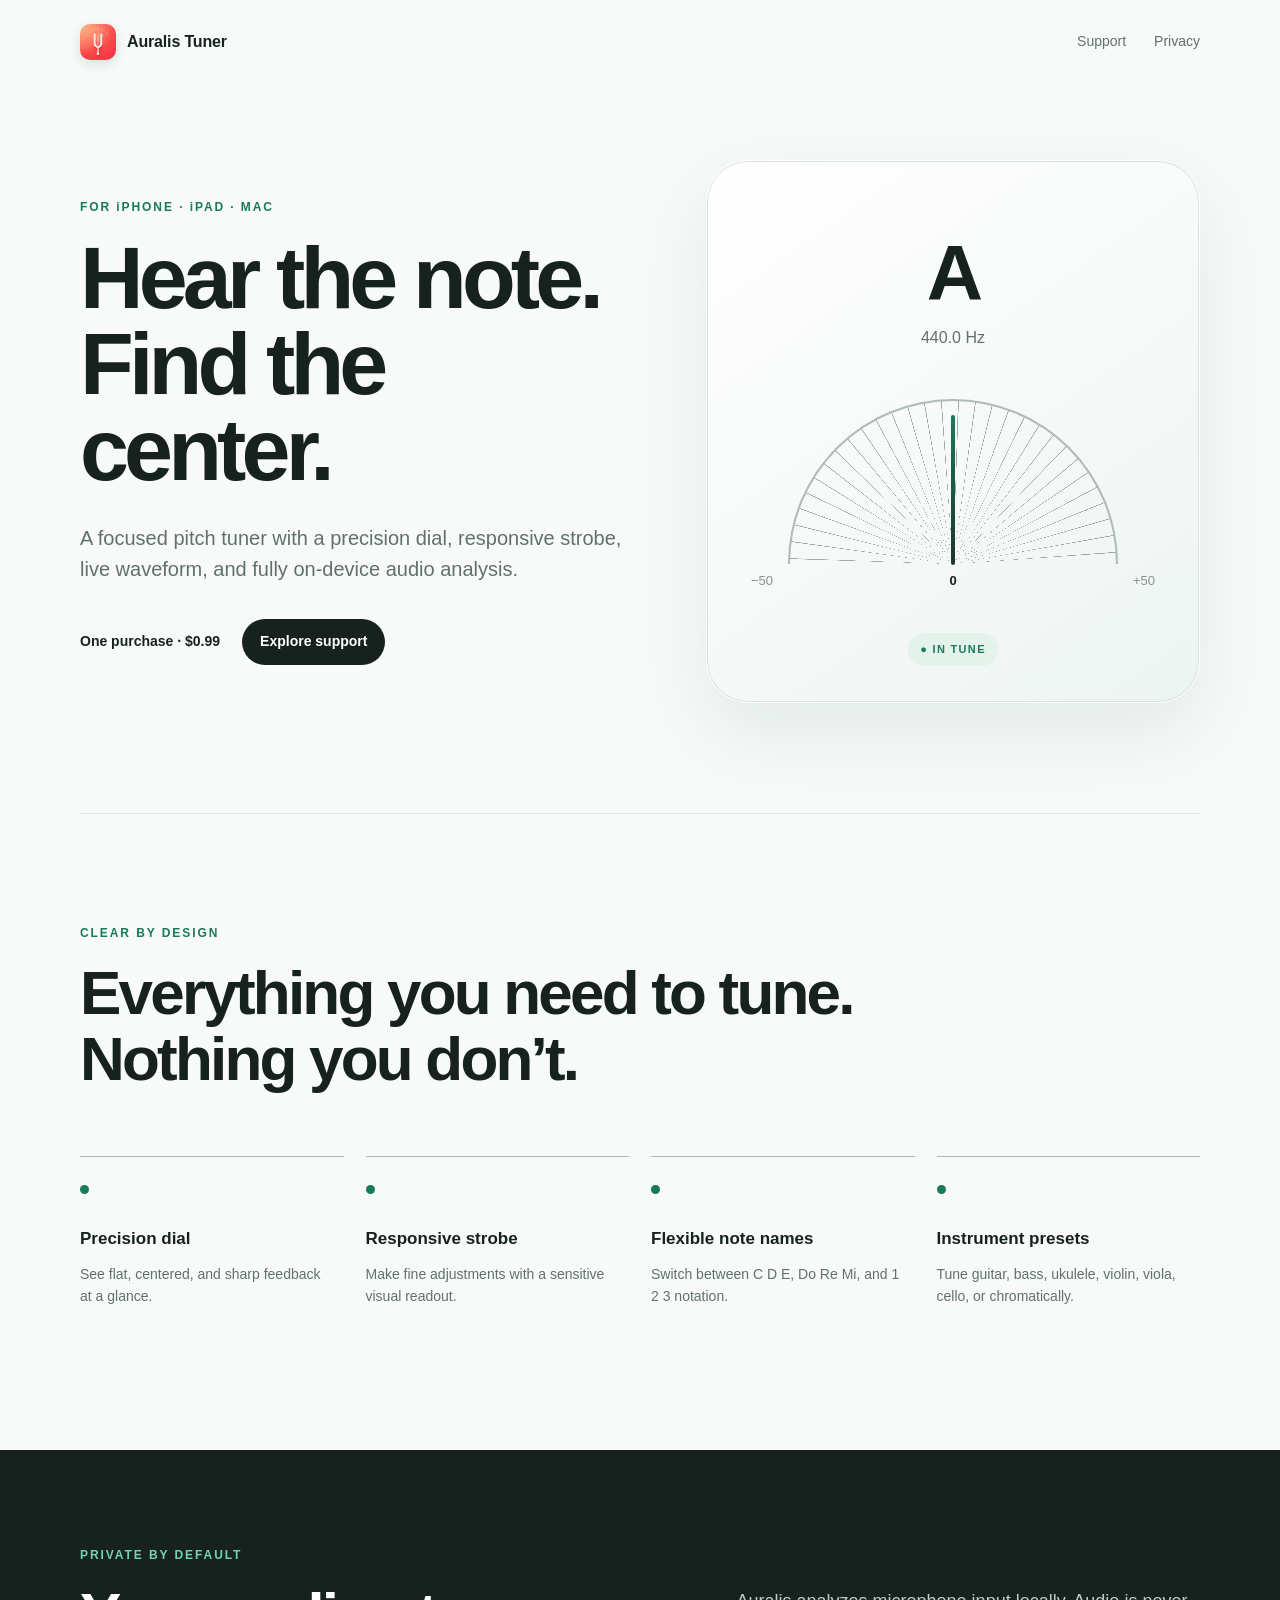
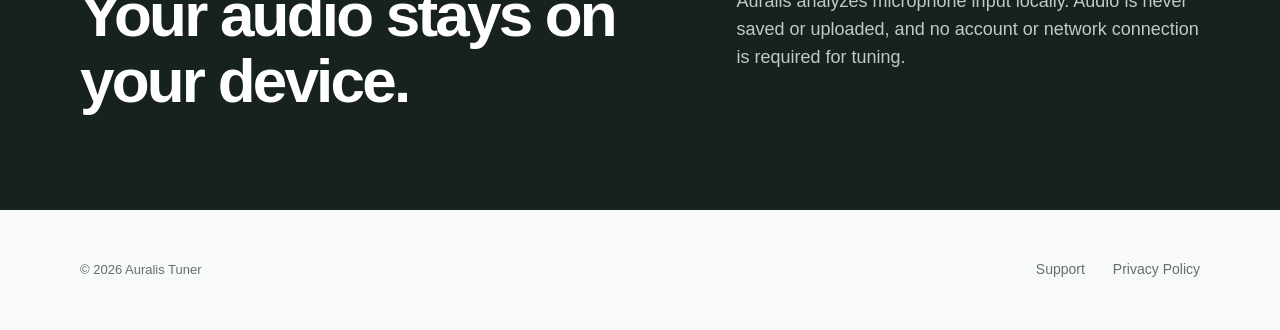
<file: docs/index.html>
<!doctype html>
<html lang="en">
<head>
  <meta charset="utf-8">
  <meta name="viewport" content="width=device-width, initial-scale=1">
  <meta name="theme-color" content="#f7faf8">
  <meta name="robots" content="index, follow">
  <title>Auralis Tuner — Precision Tuning for iPhone, iPad, and Mac</title>
  <meta name="description" content="A focused pitch tuner for iPhone, iPad, and Mac with a precision dial, responsive strobe, live waveform, and on-device audio analysis.">
  <link rel="canonical" href="https://auralis-tuner.github.io/auralis-tuner-site/">
  <meta property="og:type" content="website">
  <meta property="og:site_name" content="Auralis Tuner">
  <meta property="og:locale" content="en_US">
  <meta property="og:title" content="Auralis Tuner — Hear the note. Find the center.">
  <meta property="og:description" content="Precision tuning for iPhone, iPad, and Mac, with private on-device audio analysis.">
  <meta property="og:url" content="https://auralis-tuner.github.io/auralis-tuner-site/">
  <meta property="og:image" content="https://auralis-tuner.github.io/auralis-tuner-site/assets/app-icon.png">
  <meta property="og:image:width" content="1024">
  <meta property="og:image:height" content="1024">
  <meta property="og:image:alt" content="Auralis Tuner app icon">
  <meta name="twitter:card" content="summary">
  <meta name="twitter:title" content="Auralis Tuner">
  <meta name="twitter:description" content="Precision tuning for iPhone, iPad, and Mac.">
  <meta name="twitter:image" content="https://auralis-tuner.github.io/auralis-tuner-site/assets/app-icon.png">
  <link rel="icon" href="./assets/app-icon.png" type="image/png">
  <link rel="apple-touch-icon" href="./assets/app-icon.png">
  <link rel="stylesheet" href="./assets/site.css">
</head>
<body>
  <a class="skipLink" href="#main-content">Skip to content</a>
  <header>
    <nav class="nav shell" aria-label="Primary navigation">
      <a class="brand" href="./" aria-current="page">
        <img src="./assets/app-icon.png" alt="" width="36" height="36">
        <span>Auralis Tuner</span>
      </a>
      <div class="navLinks">
        <a href="./support/">Support</a>
        <a href="./privacy/">Privacy</a>
      </div>
    </nav>
  </header>

  <main id="main-content">
    <section class="hero shell">
      <div class="heroCopy">
        <p class="eyebrow">FOR iPHONE · iPAD · MAC</p>
        <h1>Hear the note.<br>Find the center.</h1>
        <p class="lead">A focused pitch tuner with a precision dial, responsive strobe, live waveform, and fully on-device audio analysis.</p>
        <div class="actions">
          <span class="price">One purchase · $0.99</span>
          <a class="button" href="./support/">Explore support</a>
        </div>
      </div>
      <div class="dialCard" role="img" aria-label="Auralis precision dial centered on A at 440 hertz">
        <div class="note">A</div>
        <div class="frequency">440.0 Hz</div>
        <div class="arc"><span class="needle"></span></div>
        <div class="scale"><span>−50</span><strong>0</strong><span>+50</span></div>
        <div class="centered">● IN TUNE</div>
      </div>
    </section>

    <section class="featureSection shell" aria-labelledby="features-title">
      <p class="eyebrow">CLEAR BY DESIGN</p>
      <h2 id="features-title">Everything you need to tune.<br>Nothing you don’t.</h2>
      <div class="featureGrid">
        <article class="feature"><span class="featureMark"></span><h3>Precision dial</h3><p>See flat, centered, and sharp feedback at a glance.</p></article>
        <article class="feature"><span class="featureMark"></span><h3>Responsive strobe</h3><p>Make fine adjustments with a sensitive visual readout.</p></article>
        <article class="feature"><span class="featureMark"></span><h3>Flexible note names</h3><p>Switch between C D E, Do Re Mi, and 1 2 3 notation.</p></article>
        <article class="feature"><span class="featureMark"></span><h3>Instrument presets</h3><p>Tune guitar, bass, ukulele, violin, viola, cello, or chromatically.</p></article>
      </div>
    </section>

    <section class="privacyStrip" aria-labelledby="privacy-title">
      <div class="shell privacyInner">
        <div><p class="eyebrow">PRIVATE BY DEFAULT</p><h2 id="privacy-title">Your audio stays on your device.</h2></div>
        <p>Auralis analyzes microphone input locally. Audio is never saved or uploaded, and no account or network connection is required for tuning.</p>
      </div>
    </section>
  </main>

  <footer class="footer shell">
    <span>© 2026 Auralis Tuner</span>
    <div><a href="./support/">Support</a><a href="./privacy/">Privacy Policy</a></div>
  </footer>
</body>
</html>
</file>
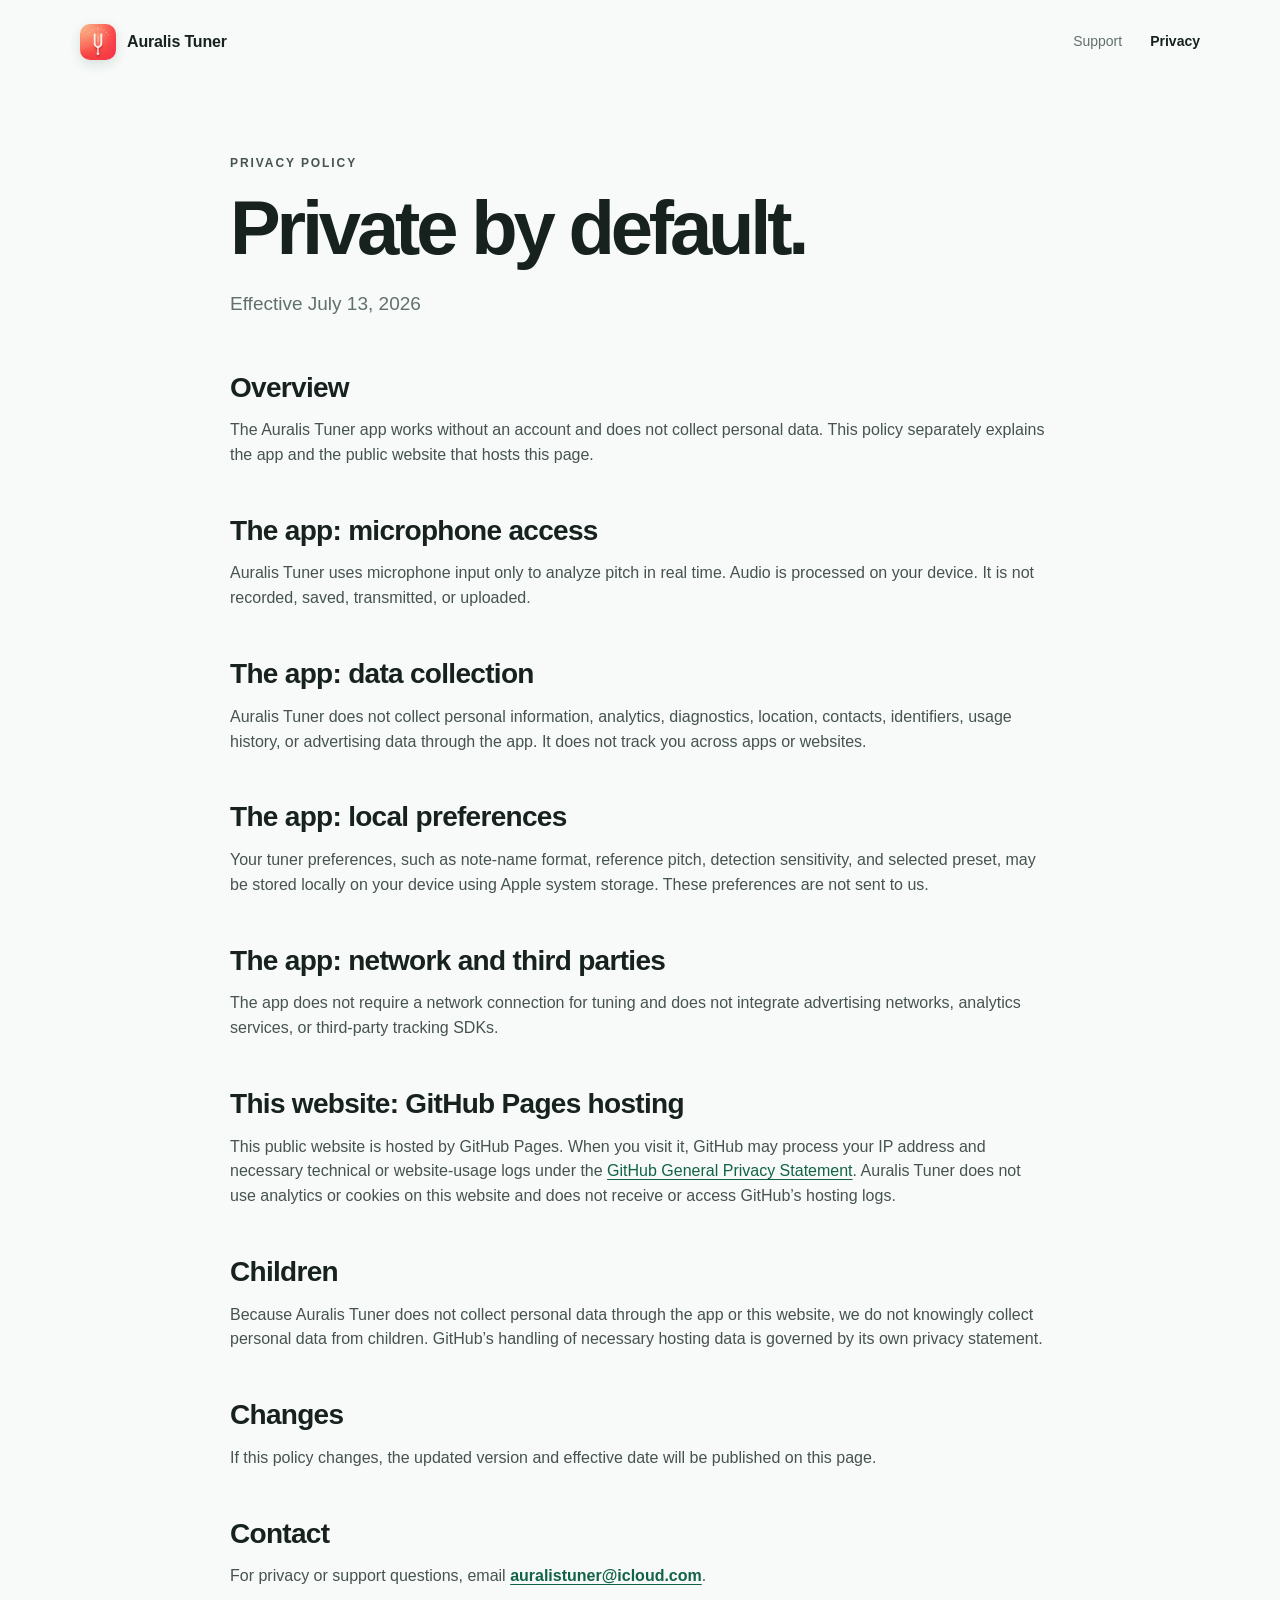
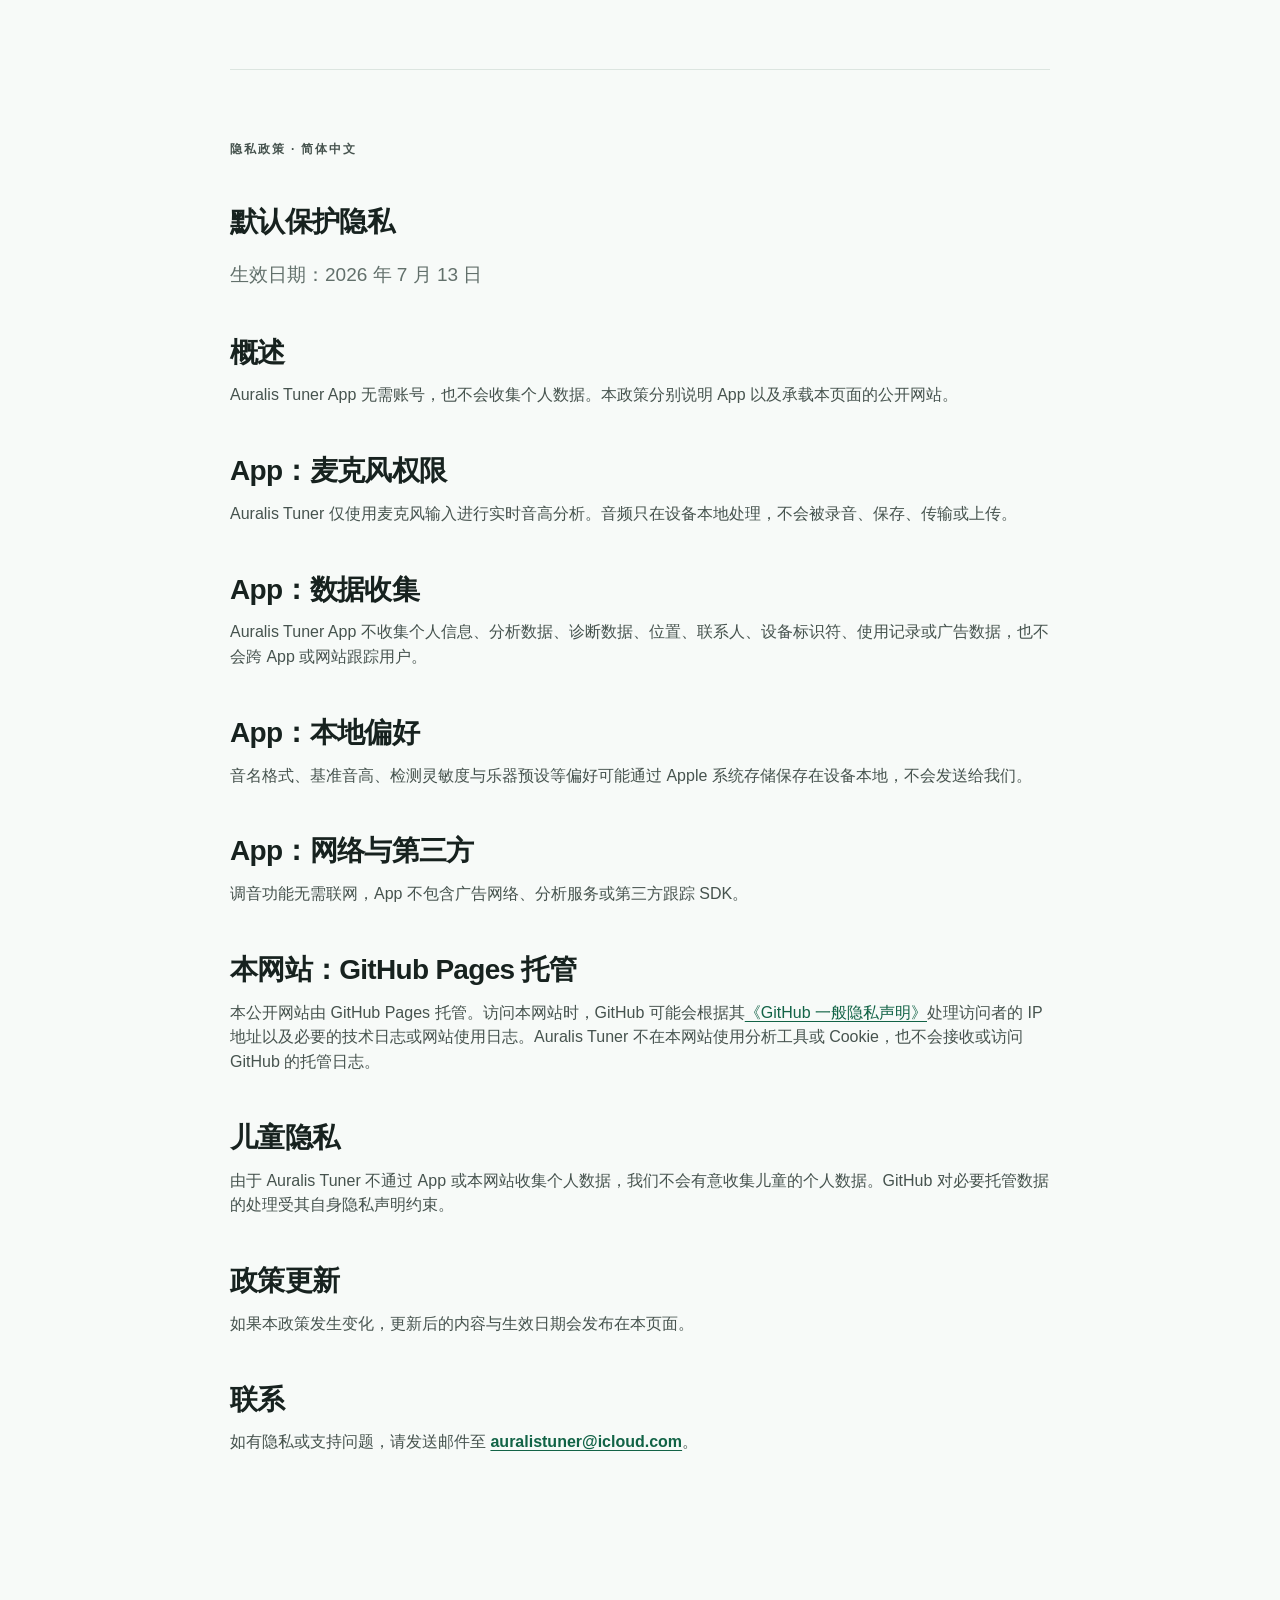
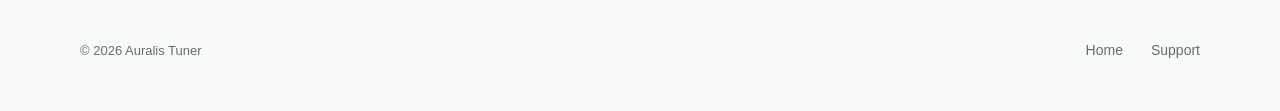
<file: docs/privacy/index.html>
<!doctype html>
<html lang="en">
<head>
  <meta charset="utf-8">
  <meta name="viewport" content="width=device-width, initial-scale=1">
  <meta name="theme-color" content="#f7faf8">
  <meta name="robots" content="index, follow">
  <title>Privacy Policy · Auralis Tuner</title>
  <meta name="description" content="Privacy policy for the Auralis Tuner app and its public support website, in English and Simplified Chinese.">
  <link rel="canonical" href="https://auralis-tuner.github.io/auralis-tuner-site/privacy/">
  <meta property="og:type" content="website">
  <meta property="og:site_name" content="Auralis Tuner">
  <meta property="og:locale" content="en_US">
  <meta property="og:title" content="Privacy Policy · Auralis Tuner">
  <meta property="og:description" content="Auralis Tuner processes microphone audio on your device and does not collect personal data through the app.">
  <meta property="og:url" content="https://auralis-tuner.github.io/auralis-tuner-site/privacy/">
  <meta property="og:image" content="https://auralis-tuner.github.io/auralis-tuner-site/assets/app-icon.png">
  <meta property="og:image:width" content="1024">
  <meta property="og:image:height" content="1024">
  <meta property="og:image:alt" content="Auralis Tuner app icon">
  <meta name="twitter:card" content="summary">
  <meta name="twitter:title" content="Privacy Policy · Auralis Tuner">
  <meta name="twitter:description" content="Privacy details for the Auralis Tuner app and website.">
  <meta name="twitter:image" content="https://auralis-tuner.github.io/auralis-tuner-site/assets/app-icon.png">
  <link rel="icon" href="../assets/app-icon.png" type="image/png">
  <link rel="apple-touch-icon" href="../assets/app-icon.png">
  <link rel="stylesheet" href="../assets/site.css">
</head>
<body>
  <a class="skipLink" href="#main-content">Skip to content</a>
  <header>
    <nav class="nav shell" aria-label="Primary navigation">
      <a class="brand" href="../"><img src="../assets/app-icon.png" alt="" width="36" height="36"><span>Auralis Tuner</span></a>
      <div class="navLinks"><a href="../support/">Support</a><a href="../privacy/" aria-current="page">Privacy</a></div>
    </nav>
  </header>

  <main id="main-content">
    <article class="article shell">
      <p class="eyebrow">PRIVACY POLICY</p>
      <h1>Private by default.</h1>
      <p class="intro">Effective July 13, 2026</p>

      <h2>Overview</h2>
      <p>The Auralis Tuner app works without an account and does not collect personal data. This policy separately explains the app and the public website that hosts this page.</p>

      <h2>The app: microphone access</h2>
      <p>Auralis Tuner uses microphone input only to analyze pitch in real time. Audio is processed on your device. It is not recorded, saved, transmitted, or uploaded.</p>

      <h2>The app: data collection</h2>
      <p>Auralis Tuner does not collect personal information, analytics, diagnostics, location, contacts, identifiers, usage history, or advertising data through the app. It does not track you across apps or websites.</p>

      <h2>The app: local preferences</h2>
      <p>Your tuner preferences, such as note-name format, reference pitch, detection sensitivity, and selected preset, may be stored locally on your device using Apple system storage. These preferences are not sent to us.</p>

      <h2>The app: network and third parties</h2>
      <p>The app does not require a network connection for tuning and does not integrate advertising networks, analytics services, or third-party tracking SDKs.</p>

      <h2>This website: GitHub Pages hosting</h2>
      <p>This public website is hosted by GitHub Pages. When you visit it, GitHub may process your IP address and necessary technical or website-usage logs under the <a class="textLink" href="https://docs.github.com/en/site-policy/privacy-policies/github-general-privacy-statement" rel="noopener noreferrer">GitHub General Privacy Statement</a>. Auralis Tuner does not use analytics or cookies on this website and does not receive or access GitHub’s hosting logs.</p>

      <h2>Children</h2>
      <p>Because Auralis Tuner does not collect personal data through the app or this website, we do not knowingly collect personal data from children. GitHub’s handling of necessary hosting data is governed by its own privacy statement.</p>

      <h2>Changes</h2>
      <p>If this policy changes, the updated version and effective date will be published on this page.</p>

      <h2>Contact</h2>
      <p>For privacy or support questions, email <a href="mailto:auralistuner@icloud.com"><strong>auralistuner@icloud.com</strong></a>.</p>

      <section class="zh" lang="zh-Hans" aria-labelledby="privacy-zh-title">
        <p class="eyebrow">隐私政策 · 简体中文</p>
        <h2 id="privacy-zh-title">默认保护隐私</h2>
        <p class="intro">生效日期：2026 年 7 月 13 日</p>

        <h2>概述</h2>
        <p>Auralis Tuner App 无需账号，也不会收集个人数据。本政策分别说明 App 以及承载本页面的公开网站。</p>

        <h2>App：麦克风权限</h2>
        <p>Auralis Tuner 仅使用麦克风输入进行实时音高分析。音频只在设备本地处理，不会被录音、保存、传输或上传。</p>

        <h2>App：数据收集</h2>
        <p>Auralis Tuner App 不收集个人信息、分析数据、诊断数据、位置、联系人、设备标识符、使用记录或广告数据，也不会跨 App 或网站跟踪用户。</p>

        <h2>App：本地偏好</h2>
        <p>音名格式、基准音高、检测灵敏度与乐器预设等偏好可能通过 Apple 系统存储保存在设备本地，不会发送给我们。</p>

        <h2>App：网络与第三方</h2>
        <p>调音功能无需联网，App 不包含广告网络、分析服务或第三方跟踪 SDK。</p>

        <h2>本网站：GitHub Pages 托管</h2>
        <p>本公开网站由 GitHub Pages 托管。访问本网站时，GitHub 可能会根据其<a class="textLink" href="https://docs.github.com/zh/site-policy/privacy-policies/github-general-privacy-statement" rel="noopener noreferrer">《GitHub 一般隐私声明》</a>处理访问者的 IP 地址以及必要的技术日志或网站使用日志。Auralis Tuner 不在本网站使用分析工具或 Cookie，也不会接收或访问 GitHub 的托管日志。</p>

        <h2>儿童隐私</h2>
        <p>由于 Auralis Tuner 不通过 App 或本网站收集个人数据，我们不会有意收集儿童的个人数据。GitHub 对必要托管数据的处理受其自身隐私声明约束。</p>

        <h2>政策更新</h2>
        <p>如果本政策发生变化，更新后的内容与生效日期会发布在本页面。</p>

        <h2>联系</h2>
        <p>如有隐私或支持问题，请发送邮件至 <a href="mailto:auralistuner@icloud.com"><strong>auralistuner@icloud.com</strong></a>。</p>
      </section>
    </article>
  </main>

  <footer class="footer shell">
    <span>© 2026 Auralis Tuner</span>
    <div><a href="../">Home</a><a href="../support/">Support</a></div>
  </footer>
</body>
</html>
</file>
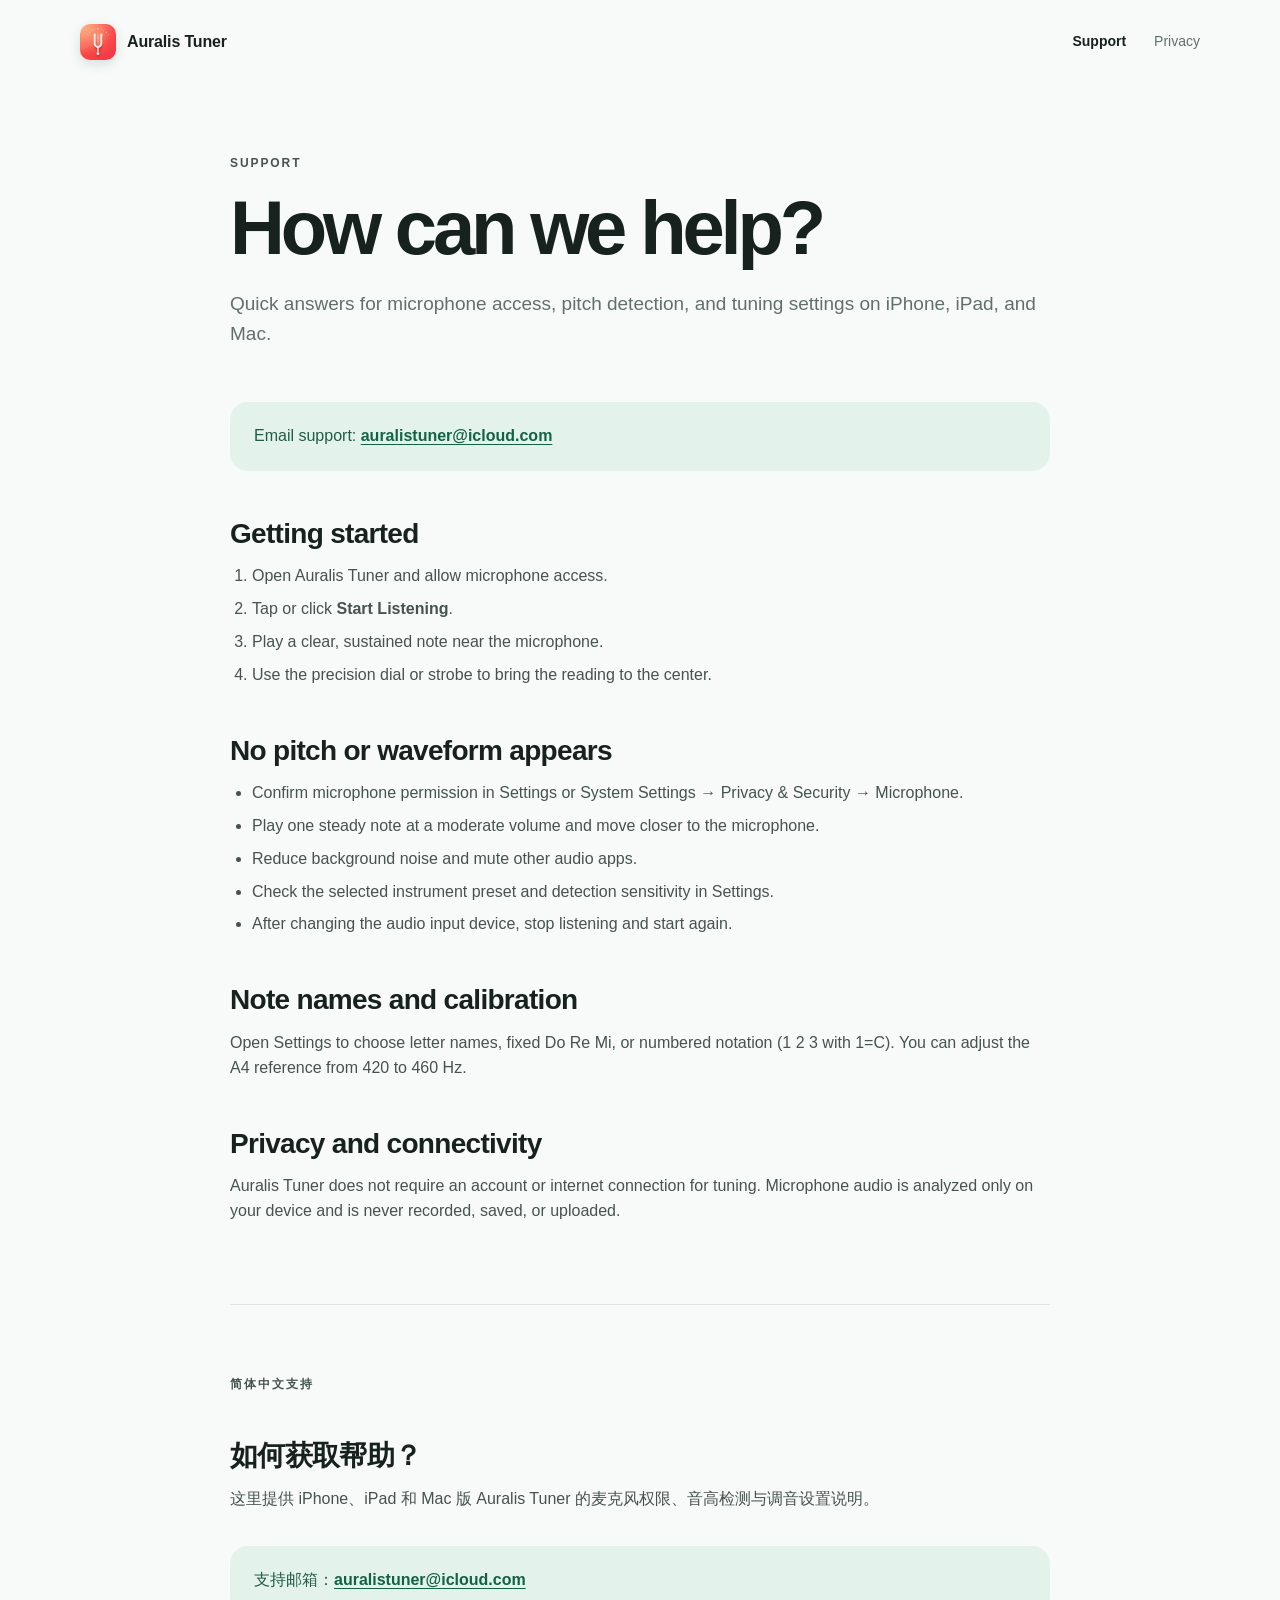
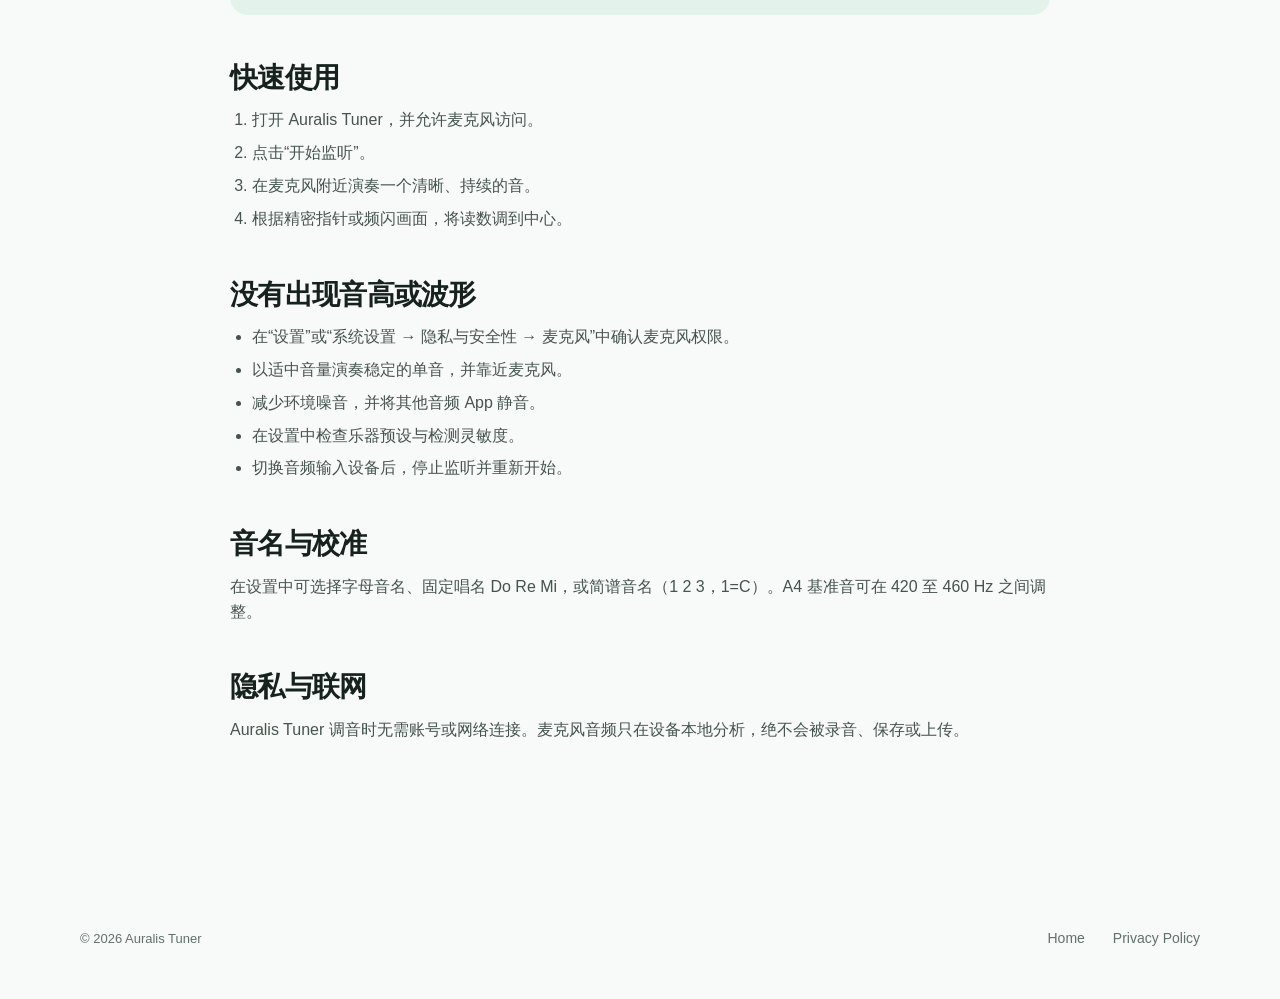
<file: docs/support/index.html>
<!doctype html>
<html lang="en">
<head>
  <meta charset="utf-8">
  <meta name="viewport" content="width=device-width, initial-scale=1">
  <meta name="theme-color" content="#f7faf8">
  <meta name="robots" content="index, follow">
  <title>Support · Auralis Tuner</title>
  <meta name="description" content="Help and troubleshooting for Auralis Tuner on iPhone, iPad, and Mac, in English and Simplified Chinese.">
  <link rel="canonical" href="https://auralis-tuner.github.io/auralis-tuner-site/support/">
  <meta property="og:type" content="website">
  <meta property="og:site_name" content="Auralis Tuner">
  <meta property="og:locale" content="en_US">
  <meta property="og:title" content="Support · Auralis Tuner">
  <meta property="og:description" content="Setup guidance and troubleshooting for pitch detection, microphone access, note names, and calibration.">
  <meta property="og:url" content="https://auralis-tuner.github.io/auralis-tuner-site/support/">
  <meta property="og:image" content="https://auralis-tuner.github.io/auralis-tuner-site/assets/app-icon.png">
  <meta property="og:image:width" content="1024">
  <meta property="og:image:height" content="1024">
  <meta property="og:image:alt" content="Auralis Tuner app icon">
  <meta name="twitter:card" content="summary">
  <meta name="twitter:title" content="Support · Auralis Tuner">
  <meta name="twitter:description" content="Help and troubleshooting for Auralis Tuner.">
  <meta name="twitter:image" content="https://auralis-tuner.github.io/auralis-tuner-site/assets/app-icon.png">
  <link rel="icon" href="../assets/app-icon.png" type="image/png">
  <link rel="apple-touch-icon" href="../assets/app-icon.png">
  <link rel="stylesheet" href="../assets/site.css">
</head>
<body>
  <a class="skipLink" href="#main-content">Skip to content</a>
  <header>
    <nav class="nav shell" aria-label="Primary navigation">
      <a class="brand" href="../"><img src="../assets/app-icon.png" alt="" width="36" height="36"><span>Auralis Tuner</span></a>
      <div class="navLinks"><a href="../support/" aria-current="page">Support</a><a href="../privacy/">Privacy</a></div>
    </nav>
  </header>

  <main id="main-content">
    <article class="article shell">
      <p class="eyebrow">SUPPORT</p>
      <h1>How can we help?</h1>
      <p class="intro">Quick answers for microphone access, pitch detection, and tuning settings on iPhone, iPad, and Mac.</p>
      <div class="callout"><p>Email support: <a href="mailto:auralistuner@icloud.com"><strong>auralistuner@icloud.com</strong></a></p></div>

      <h2>Getting started</h2>
      <ol>
        <li>Open Auralis Tuner and allow microphone access.</li>
        <li>Tap or click <strong>Start Listening</strong>.</li>
        <li>Play a clear, sustained note near the microphone.</li>
        <li>Use the precision dial or strobe to bring the reading to the center.</li>
      </ol>

      <h2>No pitch or waveform appears</h2>
      <ul>
        <li>Confirm microphone permission in Settings or System Settings → Privacy &amp; Security → Microphone.</li>
        <li>Play one steady note at a moderate volume and move closer to the microphone.</li>
        <li>Reduce background noise and mute other audio apps.</li>
        <li>Check the selected instrument preset and detection sensitivity in Settings.</li>
        <li>After changing the audio input device, stop listening and start again.</li>
      </ul>

      <h2>Note names and calibration</h2>
      <p>Open Settings to choose letter names, fixed Do Re Mi, or numbered notation (1 2 3 with 1=C). You can adjust the A4 reference from 420 to 460 Hz.</p>

      <h2>Privacy and connectivity</h2>
      <p>Auralis Tuner does not require an account or internet connection for tuning. Microphone audio is analyzed only on your device and is never recorded, saved, or uploaded.</p>

      <section class="zh" lang="zh-Hans" aria-labelledby="support-zh-title">
        <p class="eyebrow">简体中文支持</p>
        <h2 id="support-zh-title">如何获取帮助？</h2>
        <p>这里提供 iPhone、iPad 和 Mac 版 Auralis Tuner 的麦克风权限、音高检测与调音设置说明。</p>
        <div class="callout"><p>支持邮箱：<a href="mailto:auralistuner@icloud.com"><strong>auralistuner@icloud.com</strong></a></p></div>

        <h2>快速使用</h2>
        <ol>
          <li>打开 Auralis Tuner，并允许麦克风访问。</li>
          <li>点击“开始监听”。</li>
          <li>在麦克风附近演奏一个清晰、持续的音。</li>
          <li>根据精密指针或频闪画面，将读数调到中心。</li>
        </ol>

        <h2>没有出现音高或波形</h2>
        <ul>
          <li>在“设置”或“系统设置 → 隐私与安全性 → 麦克风”中确认麦克风权限。</li>
          <li>以适中音量演奏稳定的单音，并靠近麦克风。</li>
          <li>减少环境噪音，并将其他音频 App 静音。</li>
          <li>在设置中检查乐器预设与检测灵敏度。</li>
          <li>切换音频输入设备后，停止监听并重新开始。</li>
        </ul>

        <h2>音名与校准</h2>
        <p>在设置中可选择字母音名、固定唱名 Do Re Mi，或简谱音名（1 2 3，1=C）。A4 基准音可在 420 至 460 Hz 之间调整。</p>

        <h2>隐私与联网</h2>
        <p>Auralis Tuner 调音时无需账号或网络连接。麦克风音频只在设备本地分析，绝不会被录音、保存或上传。</p>
      </section>
    </article>
  </main>

  <footer class="footer shell">
    <span>© 2026 Auralis Tuner</span>
    <div><a href="../">Home</a><a href="../privacy/">Privacy Policy</a></div>
  </footer>
</body>
</html>
</file>
<file: docs/assets/site.css>
:root {
  --ink: #17221f;
  --muted: #62706b;
  --line: #dce5e0;
  --paper: #f7faf8;
  --green: #197a5a;
  --green-soft: #e3f3eb;
}

* { box-sizing: border-box; }
html { scroll-behavior: smooth; }
body {
  margin: 0;
  background: var(--paper);
  color: var(--ink);
  font-family: -apple-system, BlinkMacSystemFont, "Segoe UI", sans-serif;
  line-height: 1.55;
}
a { color: inherit; text-decoration: none; }
a:focus-visible {
  outline: 3px solid #33a47c;
  outline-offset: 4px;
  border-radius: 4px;
}
.skipLink {
  position: fixed;
  left: 16px;
  top: 12px;
  z-index: 10;
  transform: translateY(-160%);
  padding: 10px 14px;
  border-radius: 8px;
  background: var(--ink);
  color: white;
  font-weight: 650;
}
.skipLink:focus { transform: translateY(0); }
.shell { width: min(1120px, calc(100% - 40px)); margin-inline: auto; }
.nav { min-height: 84px; display: flex; align-items: center; justify-content: space-between; }
.brand { display: flex; align-items: center; gap: 11px; font-weight: 680; letter-spacing: -.01em; }
.brand img { border-radius: 10px; box-shadow: 0 4px 12px #123a2b22; }
.navLinks, .footer div { display: flex; gap: 28px; color: var(--muted); font-size: 14px; }
.navLinks a:hover, .footer a:hover { color: var(--green); }
.navLinks a[aria-current="page"] { color: var(--ink); font-weight: 650; }

.hero { min-height: 690px; display: grid; grid-template-columns: 1.05fr .95fr; align-items: center; gap: 80px; padding-block: 76px 110px; }
.eyebrow { margin: 0 0 18px; color: var(--green); font-size: 12px; font-weight: 760; letter-spacing: .16em; }
h1 { margin: 0; font-size: clamp(54px, 7vw, 88px); line-height: .98; letter-spacing: -.055em; font-weight: 680; }
.lead { max-width: 620px; margin: 30px 0 0; color: var(--muted); font-size: 20px; line-height: 1.55; }
.actions { margin-top: 34px; display: flex; align-items: center; gap: 22px; flex-wrap: wrap; }
.price { font-size: 14px; font-weight: 650; }
.button { display: inline-block; padding: 12px 18px; border-radius: 999px; background: var(--ink); color: white; font-size: 14px; font-weight: 650; }
.button:hover { background: var(--green); }
.dialCard { position: relative; min-height: 480px; padding: 52px 44px 36px; border: 1px solid #ffffffcc; border-radius: 42px; background: linear-gradient(145deg, #fff, #edf4f0); box-shadow: 0 30px 80px #214c3b18, inset 0 0 0 1px #d7e2dc; text-align: center; overflow: hidden; }
.note { font-size: 78px; font-weight: 660; letter-spacing: -.05em; }
.frequency { color: var(--muted); margin-top: -8px; }
.arc { position: relative; width: 330px; height: 165px; margin: 48px auto 0; border: 2px solid #afbbb5; border-bottom: 0; border-radius: 330px 330px 0 0; background: repeating-conic-gradient(from 269deg at 50% 100%, transparent 0 2.7deg, #9faaa5 2.8deg 3deg, transparent 3.1deg 6deg); }
.needle { position: absolute; left: calc(50% - 2px); bottom: -1px; width: 4px; height: 150px; border-radius: 99px; background: linear-gradient(var(--green), #20332c); transform-origin: bottom; }
.scale { display: flex; justify-content: space-between; color: #87938e; font-size: 13px; margin-top: 7px; }
.scale strong { color: var(--ink); }
.centered { display: inline-block; margin-top: 42px; padding: 8px 12px; border-radius: 999px; color: var(--green); background: var(--green-soft); font-size: 11px; font-weight: 760; letter-spacing: .12em; }

.featureSection { padding-block: 110px 130px; border-top: 1px solid var(--line); }
h2 { margin: 0; font-size: clamp(38px, 5vw, 62px); line-height: 1.06; letter-spacing: -.045em; font-weight: 650; }
.featureGrid { margin-top: 64px; display: grid; grid-template-columns: repeat(4, 1fr); gap: 22px; }
.feature { padding: 28px 8px 12px 0; border-top: 1px solid #aebbb4; }
.featureMark { display: block; width: 9px; height: 9px; border-radius: 50%; background: var(--green); margin-bottom: 32px; }
.feature h3 { margin: 0; font-size: 17px; }
.feature p { margin: 12px 0 0; color: var(--muted); font-size: 14px; }
.privacyStrip { background: var(--ink); color: white; }
.privacyInner { min-height: 360px; display: grid; grid-template-columns: 1.1fr .9fr; gap: 90px; align-items: center; }
.privacyInner .eyebrow { color: #72d4af; }
.privacyInner p:last-child { color: #bdcac5; font-size: 18px; }
.footer { min-height: 120px; display: flex; align-items: center; justify-content: space-between; color: var(--muted); font-size: 13px; }

.article { max-width: 820px; padding-block: 70px 120px; }
.article h1 { font-size: clamp(48px, 7vw, 76px); }
.article .intro { margin: 24px 0 54px; color: var(--muted); font-size: 19px; }
.article h2 { margin: 48px 0 14px; font-size: 28px; letter-spacing: -.025em; }
.article p, .article li { color: #46534e; }
.article ul, .article ol { padding-left: 22px; }
.article li { margin-bottom: 8px; }
.article a[href^="mailto:"], .textLink { color: #126346; text-decoration: underline; text-decoration-thickness: 1px; text-underline-offset: 3px; }
.callout { margin-top: 34px; padding: 22px 24px; border-radius: 18px; background: var(--green-soft); }
.callout p { margin: 0; color: #225b48; }
.zh { margin-top: 80px; padding-top: 70px; border-top: 1px solid var(--line); }
.zh .intro { margin-bottom: 42px; }

.errorPage { min-height: 100vh; display: flex; flex-direction: column; align-items: flex-start; justify-content: center; padding-block: 80px; }
.errorPage img { margin-bottom: 36px; border-radius: 16px; box-shadow: 0 10px 30px #123a2b22; }
.errorPage .lead { margin-bottom: 30px; }

@media (max-width: 820px) {
  .hero { grid-template-columns: 1fr; gap: 56px; padding-top: 50px; }
  .dialCard { min-height: 430px; }
  .featureGrid { grid-template-columns: 1fr 1fr; }
  .privacyInner { grid-template-columns: 1fr; gap: 30px; padding-block: 70px; }
}
@media (max-width: 540px) {
  .shell { width: min(100% - 28px, 1120px); }
  .navLinks { gap: 16px; }
  .hero { min-height: auto; padding-bottom: 80px; }
  .lead { font-size: 18px; }
  .dialCard { min-height: 370px; padding-inline: 20px; border-radius: 30px; }
  .arc { width: 260px; height: 130px; }
  .needle { height: 118px; }
  .featureGrid { grid-template-columns: 1fr; }
  .footer { align-items: flex-start; flex-direction: column; justify-content: center; gap: 12px; }
}
@media (prefers-reduced-motion: reduce) {
  html { scroll-behavior: auto; }
  *, *::before, *::after { scroll-behavior: auto !important; transition: none !important; }
}
</file>
